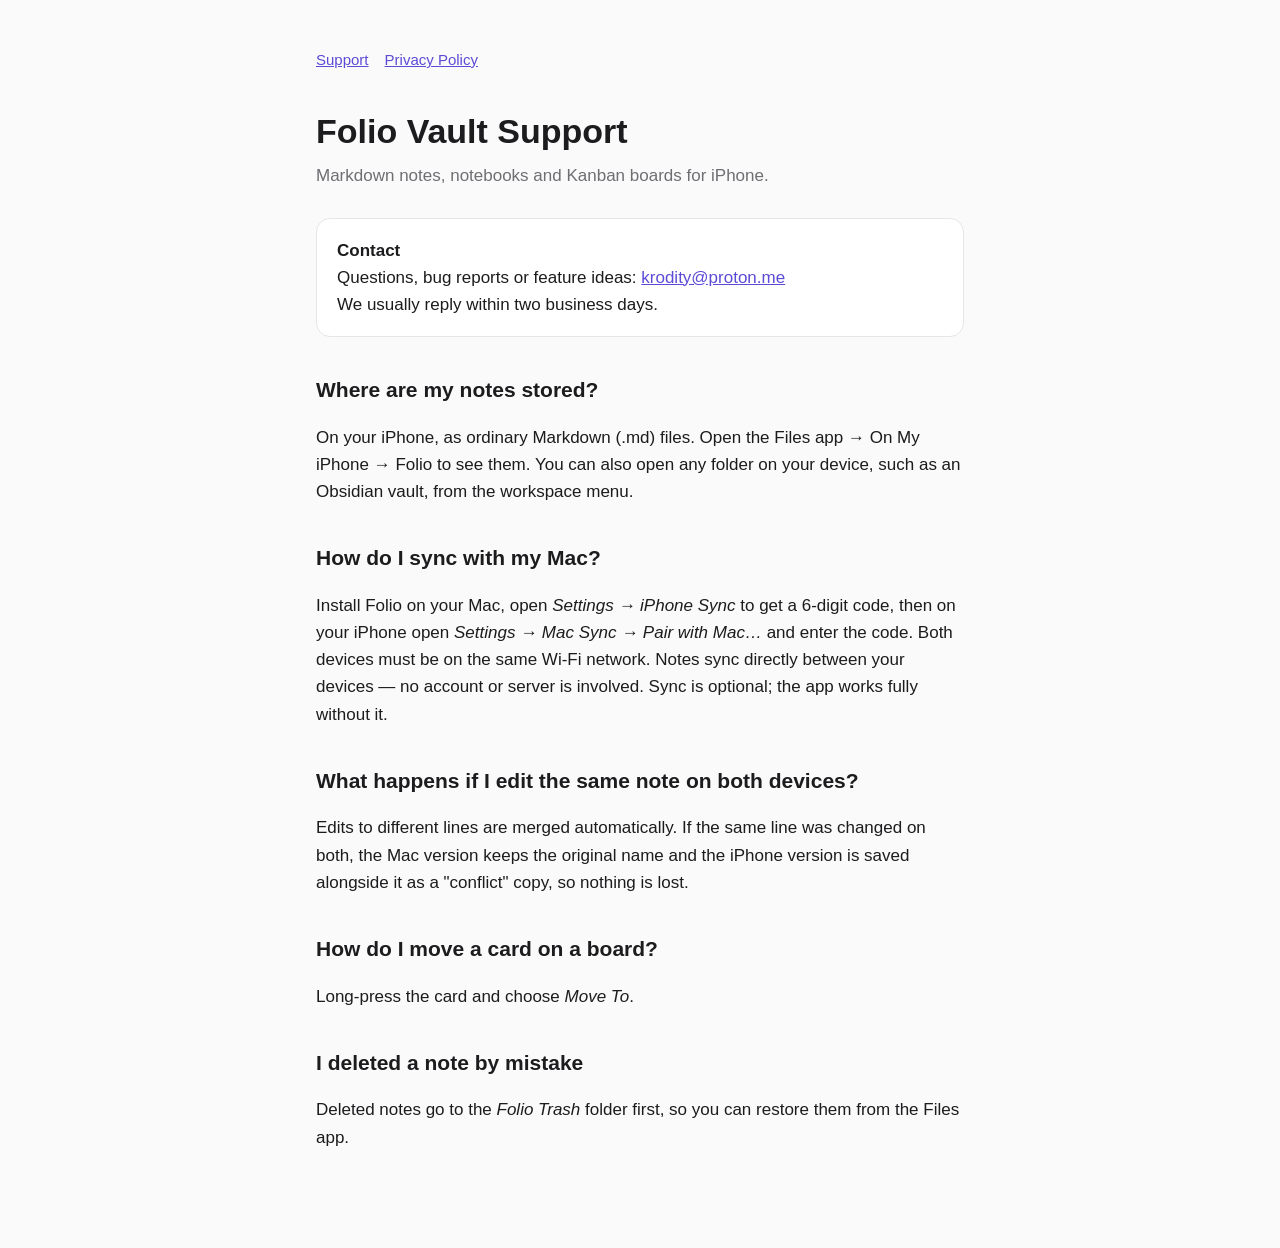
<file: index.html>
<!doctype html><html lang="en"><head><meta charset="utf-8"><meta name="viewport" content="width=device-width,initial-scale=1">
<title>Folio Vault Support</title><link rel="stylesheet" href="style.css"></head><body><main>
<nav><a href="index.html">Support</a><a href="privacy.html">Privacy Policy</a></nav>
<h1>Folio Vault Support</h1><p class="sub">Markdown notes, notebooks and Kanban boards for iPhone.</p>
<div class="card"><strong>Contact</strong><br>Questions, bug reports or feature ideas: <a href="mailto:krodity@proton.me">krodity@proton.me</a><br>We usually reply within two business days.</div>
<h2>Where are my notes stored?</h2><p>On your iPhone, as ordinary Markdown (.md) files. Open the Files app → On My iPhone → Folio to see them. You can also open any folder on your device, such as an Obsidian vault, from the workspace menu.</p>
<h2>How do I sync with my Mac?</h2><p>Install Folio on your Mac, open <em>Settings → iPhone Sync</em> to get a 6-digit code, then on your iPhone open <em>Settings → Mac Sync → Pair with Mac…</em> and enter the code. Both devices must be on the same Wi-Fi network. Notes sync directly between your devices — no account or server is involved. Sync is optional; the app works fully without it.</p>
<h2>What happens if I edit the same note on both devices?</h2><p>Edits to different lines are merged automatically. If the same line was changed on both, the Mac version keeps the original name and the iPhone version is saved alongside it as a "conflict" copy, so nothing is lost.</p>
<h2>How do I move a card on a board?</h2><p>Long-press the card and choose <em>Move To</em>.</p>
<h2>I deleted a note by mistake</h2><p>Deleted notes go to the <em>Folio Trash</em> folder first, so you can restore them from the Files app.</p>
</main></body></html>
</file>
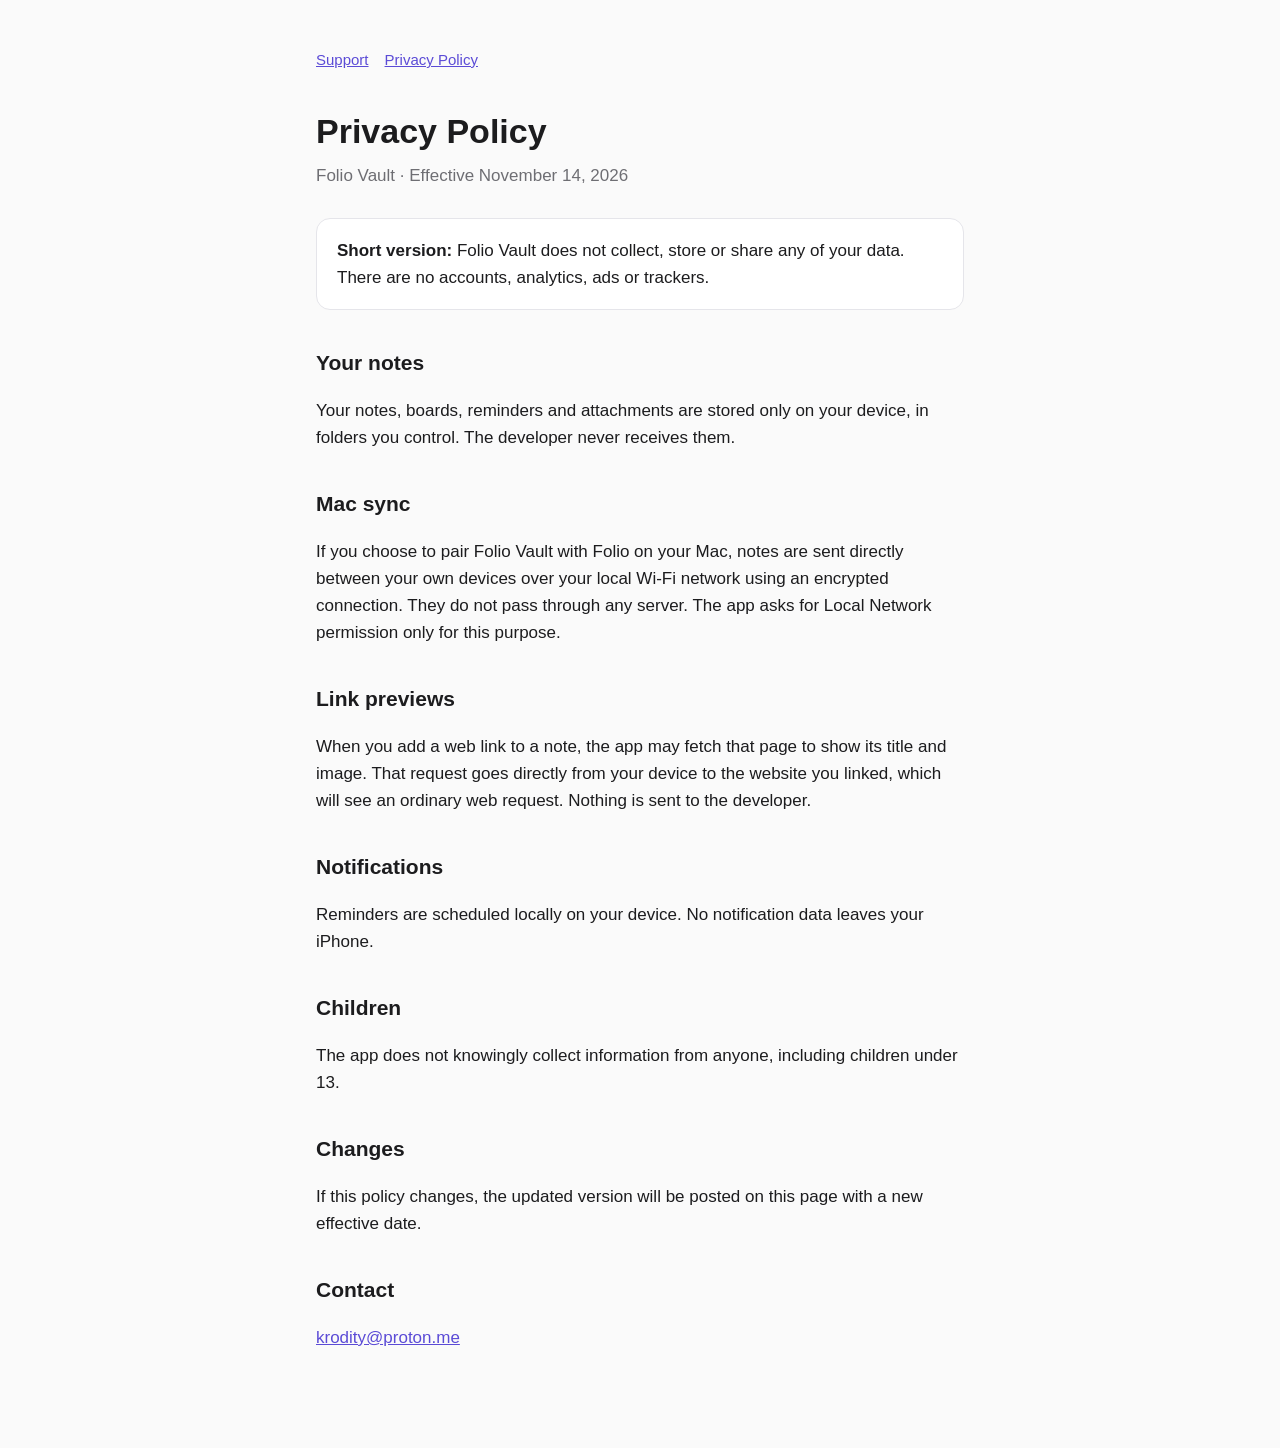
<file: privacy.html>
<!doctype html><html lang="en"><head><meta charset="utf-8"><meta name="viewport" content="width=device-width,initial-scale=1">
<title>Folio Vault Privacy</title><link rel="stylesheet" href="style.css"></head><body><main>
<nav><a href="index.html">Support</a><a href="privacy.html">Privacy Policy</a></nav>
<h1>Privacy Policy</h1><p class="sub">Folio Vault · Effective November 14, 2026</p>
<div class="card"><strong>Short version:</strong> Folio Vault does not collect, store or share any of your data. There are no accounts, analytics, ads or trackers.</div>
<h2>Your notes</h2><p>Your notes, boards, reminders and attachments are stored only on your device, in folders you control. The developer never receives them.</p>
<h2>Mac sync</h2><p>If you choose to pair Folio Vault with Folio on your Mac, notes are sent directly between your own devices over your local Wi-Fi network using an encrypted connection. They do not pass through any server. The app asks for Local Network permission only for this purpose.</p>
<h2>Link previews</h2><p>When you add a web link to a note, the app may fetch that page to show its title and image. That request goes directly from your device to the website you linked, which will see an ordinary web request. Nothing is sent to the developer.</p>
<h2>Notifications</h2><p>Reminders are scheduled locally on your device. No notification data leaves your iPhone.</p>
<h2>Children</h2><p>The app does not knowingly collect information from anyone, including children under 13.</p>
<h2>Changes</h2><p>If this policy changes, the updated version will be posted on this page with a new effective date.</p>
<h2>Contact</h2><p><a href="mailto:krodity@proton.me">krodity@proton.me</a></p>
</main></body></html>
</file>
<file: style.css>
:root{--bg:#fafafa;--fg:#1c1c1e;--mut:#6e6e73;--acc:#5b4bd6;--card:#fff;--line:#e5e5ea}
@media (prefers-color-scheme:dark){:root{--bg:#000;--fg:#f2f2f7;--mut:#98989d;--acc:#9d8cff;--card:#1c1c1e;--line:#2c2c2e}}
*{box-sizing:border-box}body{margin:0;background:var(--bg);color:var(--fg);font:17px/1.6 -apple-system,BlinkMacSystemFont,"Segoe UI",Roboto,sans-serif}
main{max-width:680px;margin:0 auto;padding:48px 16px 80px}h1{font-size:34px;margin:0 0 4px}h2{font-size:21px;margin:36px 0 8px}
p,li{color:var(--fg)}.sub{color:var(--mut);margin:0 0 28px}a{color:var(--acc)}nav{margin-bottom:32px;font-size:15px}nav a{margin-right:16px}
.card{background:var(--card);border:1px solid var(--line);border-radius:14px;padding:18px 20px;margin:16px 0}
</file>
